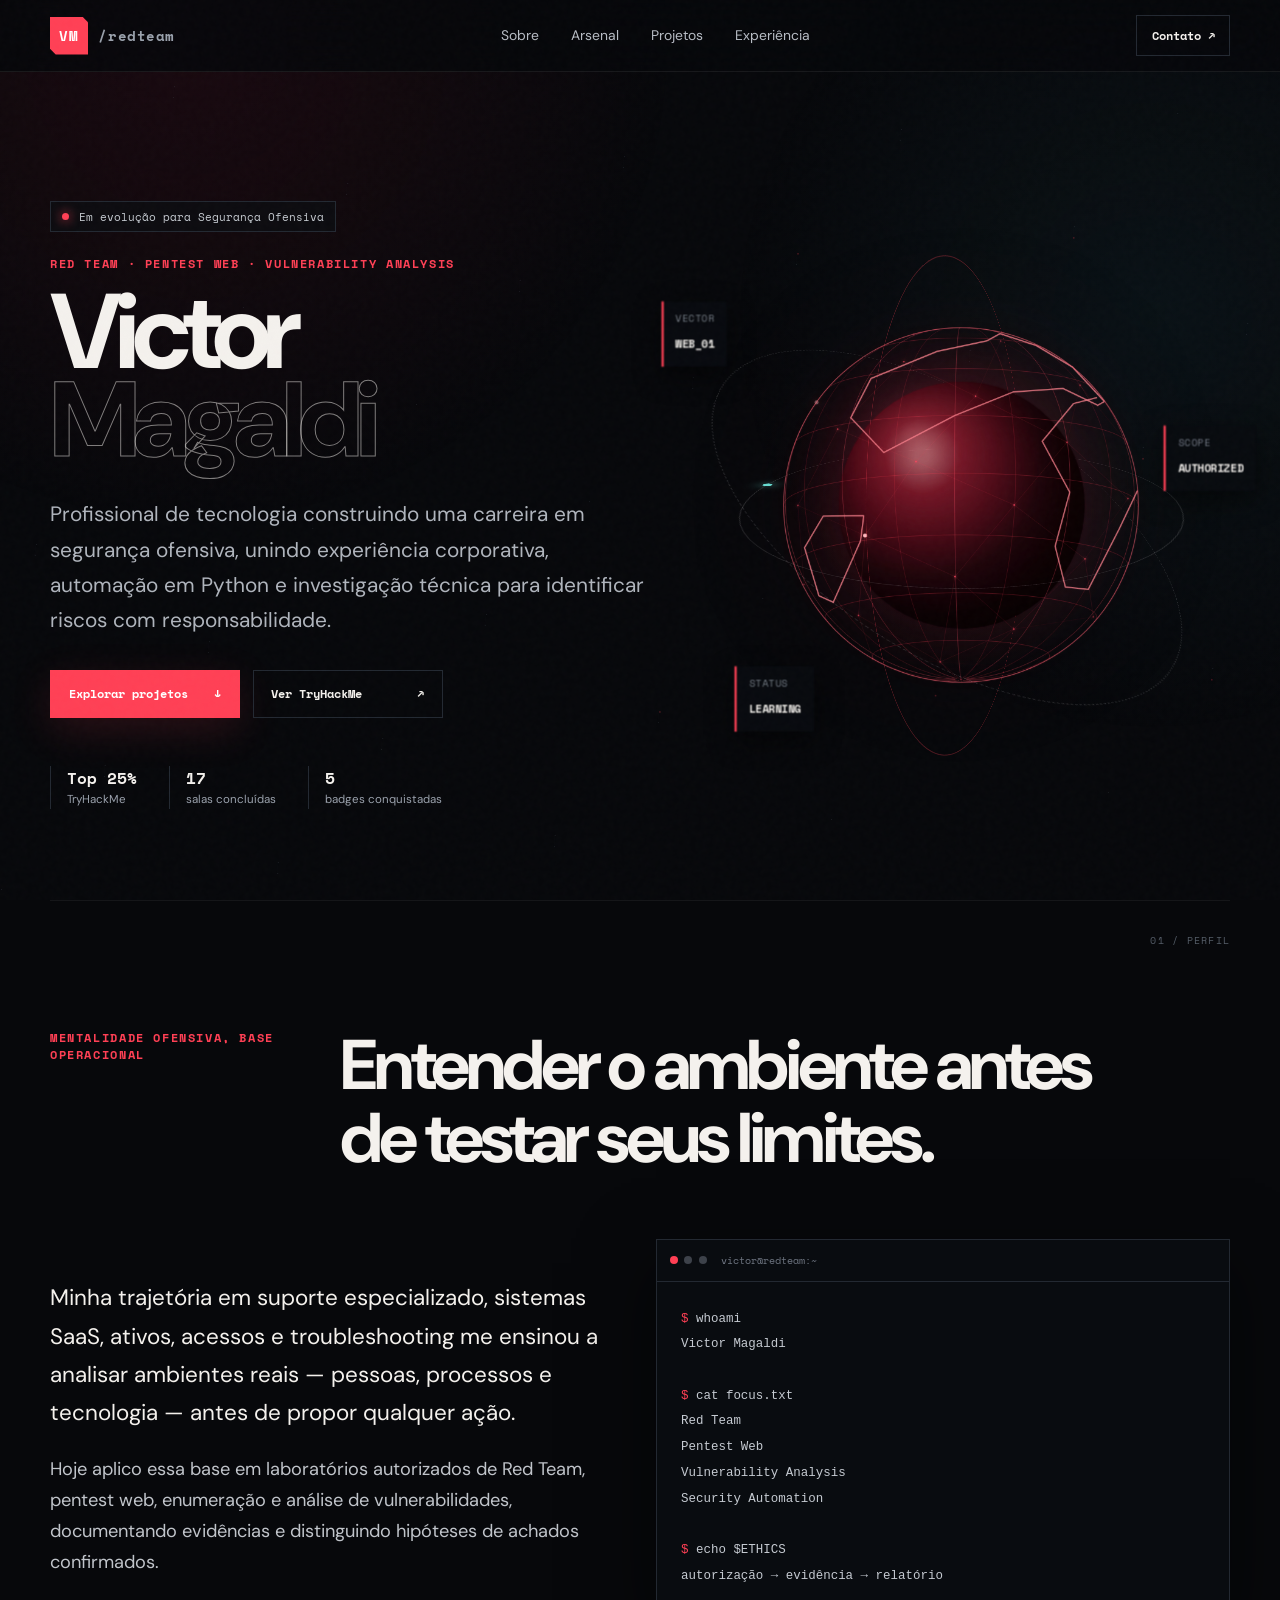
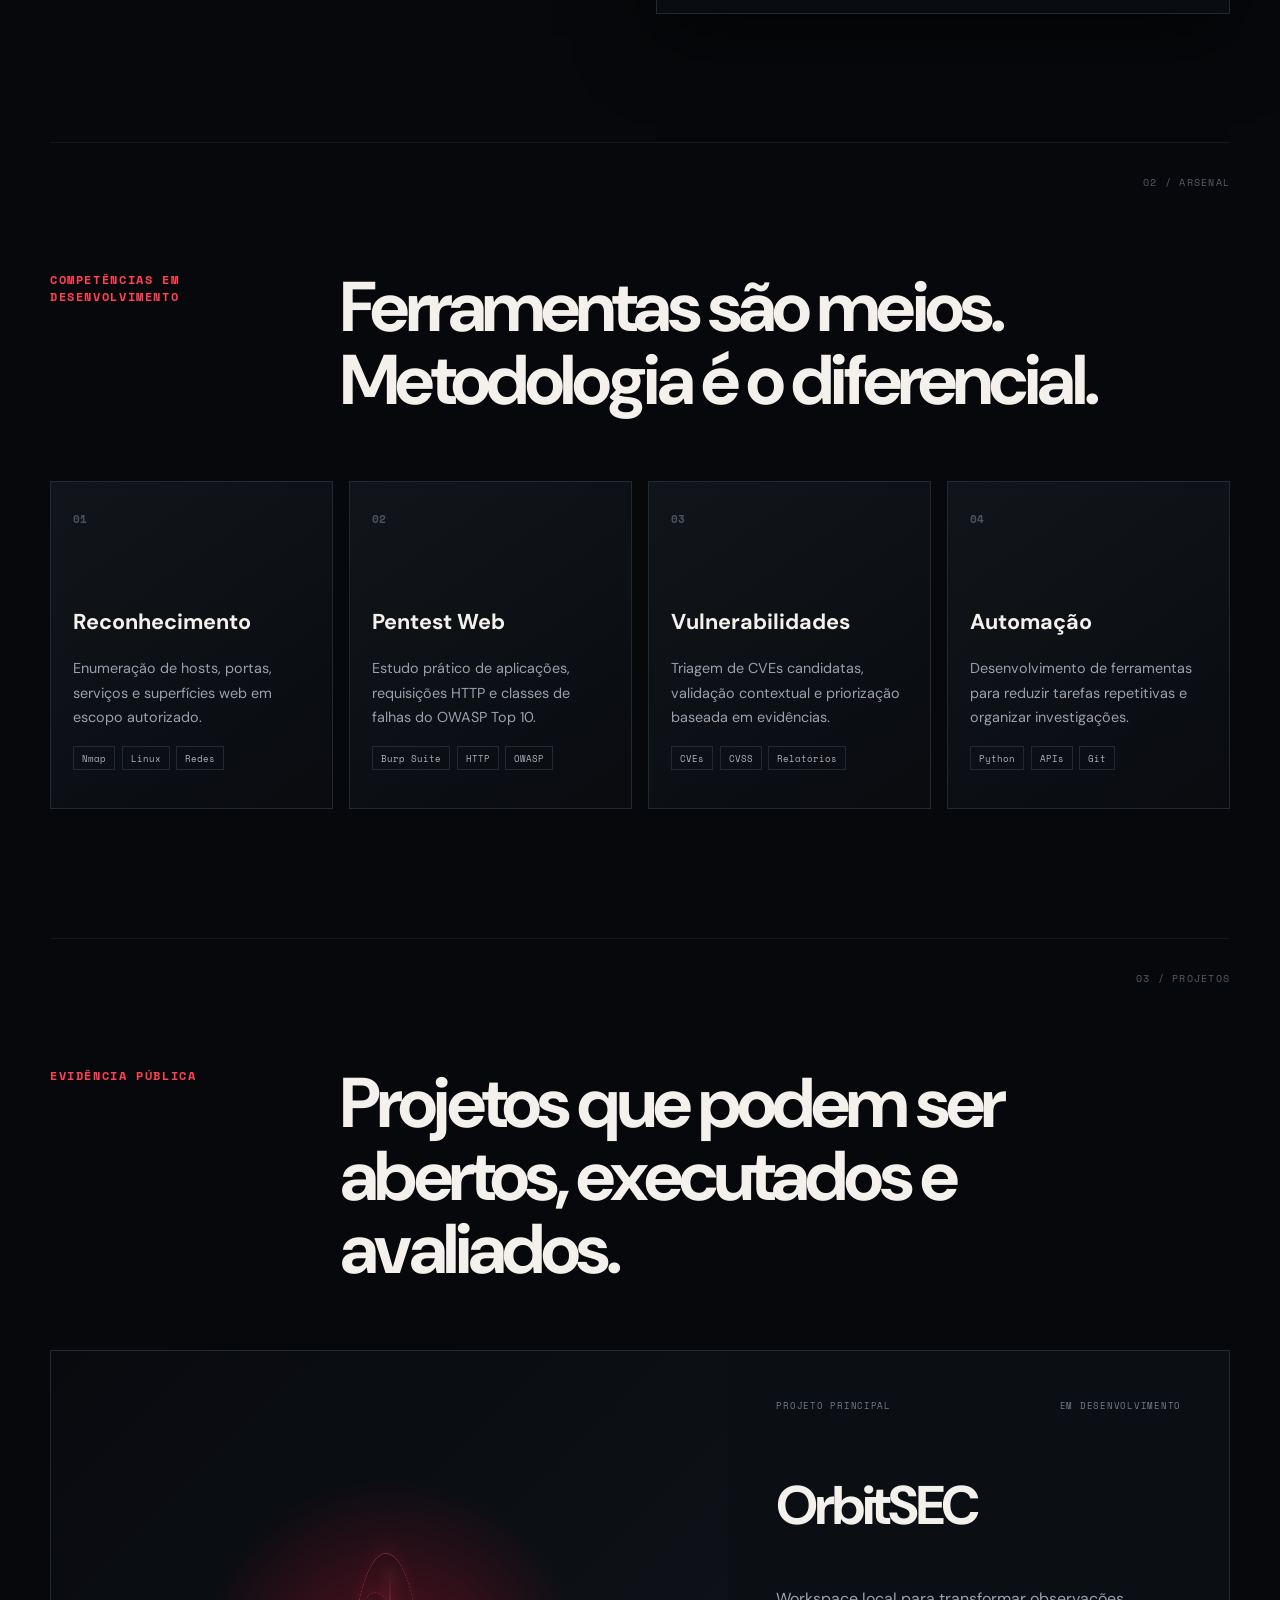
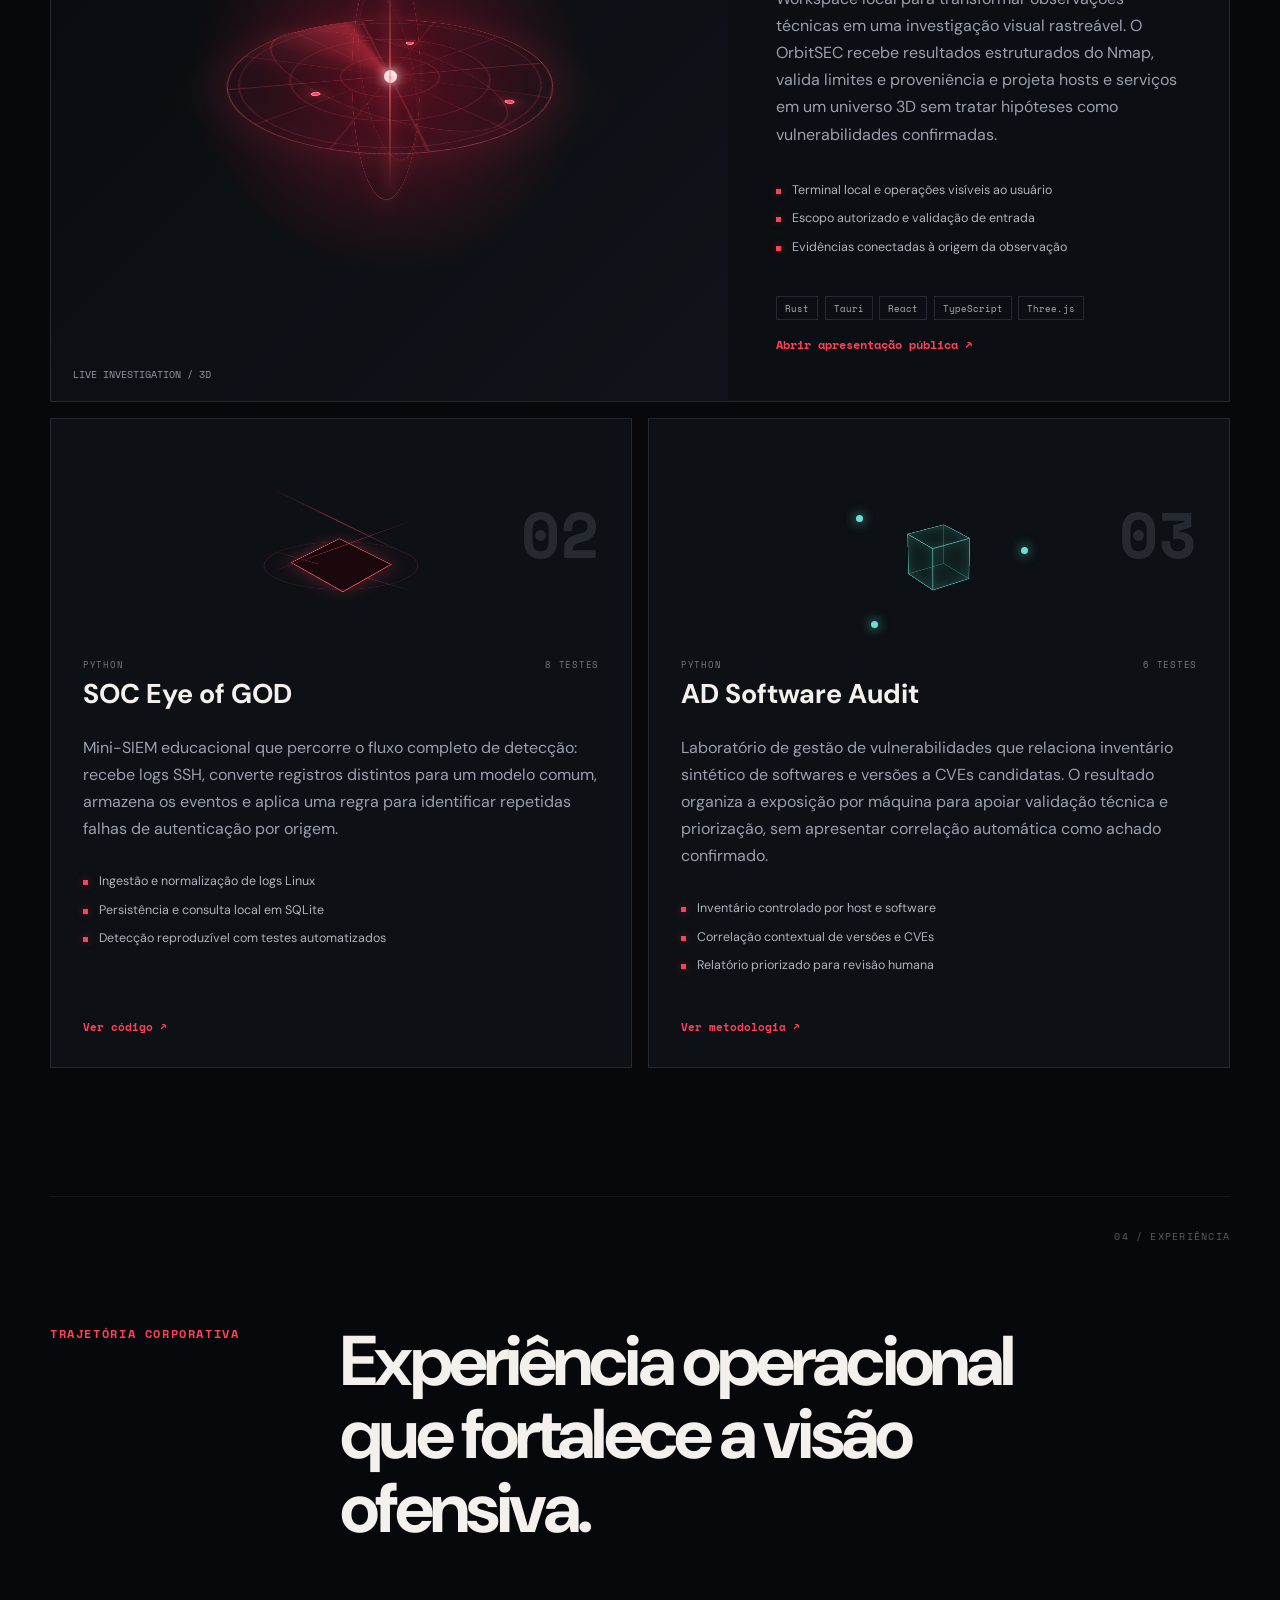
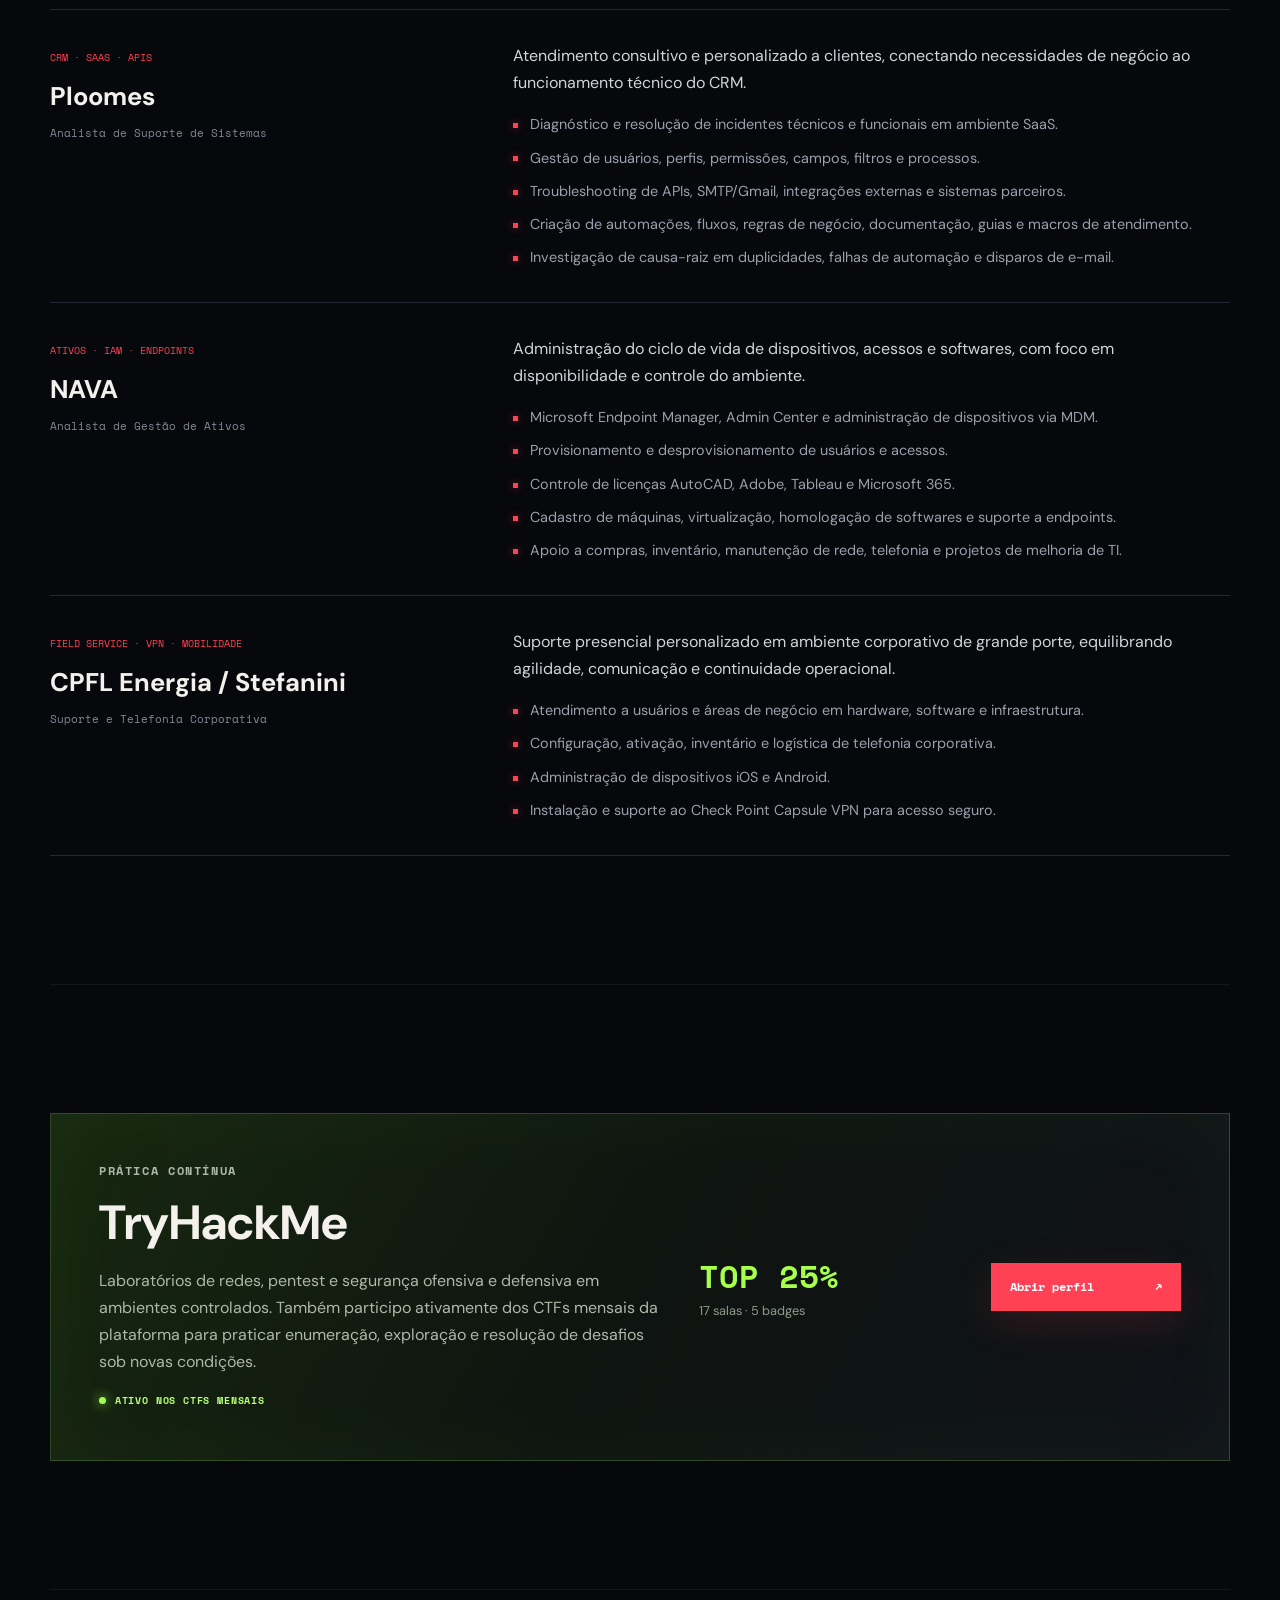
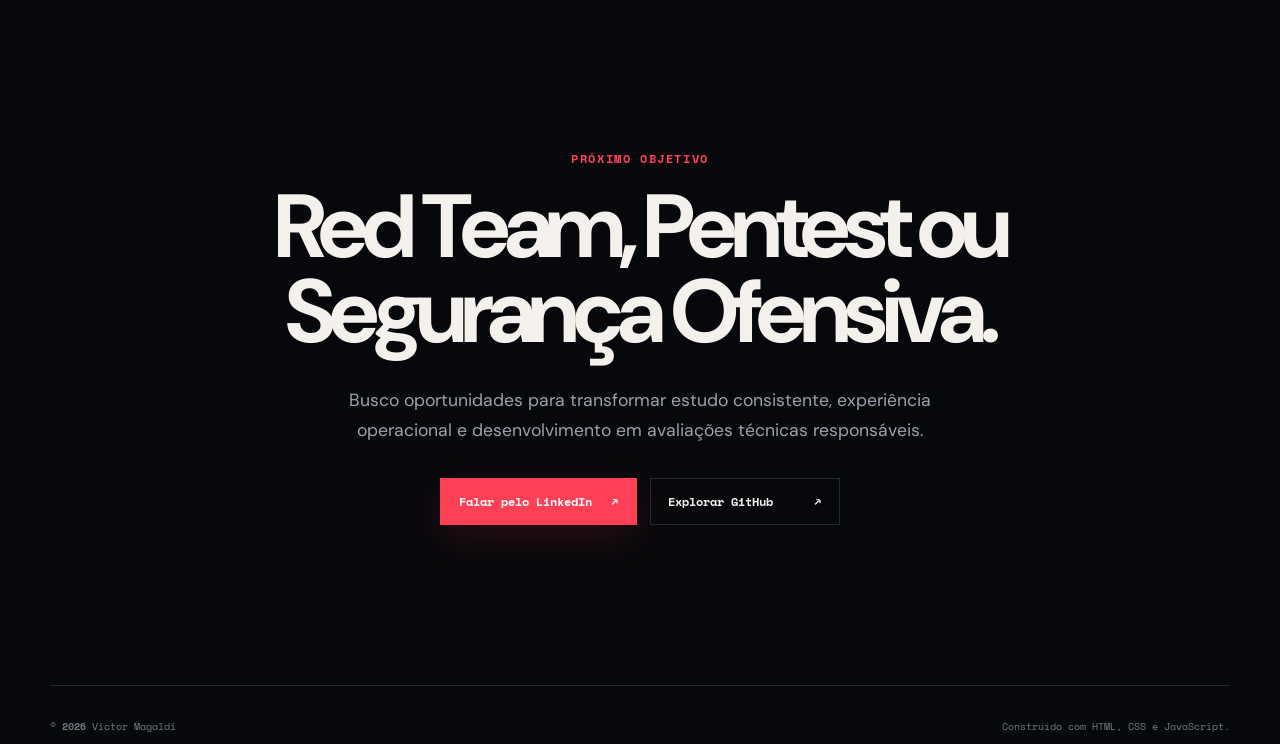
<file: index.html>
<!doctype html>
<html lang="pt-BR">
<head>
  <meta charset="utf-8">
  <meta name="viewport" content="width=device-width, initial-scale=1">
  <meta name="description" content="Portfólio de Victor Magaldi: Red Team, pentest web, análise de vulnerabilidades, Python e experiência em tecnologia corporativa.">
  <meta name="theme-color" content="#07080b">
  <title>Victor Magaldi | Red Team & Cybersecurity</title>
  <script>document.documentElement.classList.add('js')</script>
  <link rel="stylesheet" href="style.css?v=20260819-1">
</head>
<body>
  <canvas id="network-canvas" aria-hidden="true"></canvas>
  <div class="noise" aria-hidden="true"></div>

  <header class="site-header">
    <a class="brand" href="#inicio" aria-label="Victor Magaldi — início">
      <span class="brand-mark">VM</span><span class="brand-path">/redteam</span>
    </a>
    <nav aria-label="Navegação principal">
      <a href="#sobre">Sobre</a>
      <a href="#arsenal">Arsenal</a>
      <a href="#projetos">Projetos</a>
      <a href="#experiencia">Experiência</a>
    </nav>
    <a class="header-cta" href="https://www.linkedin.com/in/victormmagaldi/" target="_blank" rel="noreferrer">Contato <span>↗</span></a>
  </header>

  <main id="inicio">
    <section class="hero shell">
      <div class="hero-copy reveal">
        <div class="availability"><i></i> Em evolução para Segurança Ofensiva</div>
        <p class="eyebrow">RED TEAM · PENTEST WEB · VULNERABILITY ANALYSIS</p>
        <h1>Victor<br><span>Magaldi</span></h1>
        <p class="lead">Profissional de tecnologia construindo uma carreira em segurança ofensiva, unindo experiência corporativa, automação em Python e investigação técnica para identificar riscos com responsabilidade.</p>
        <div class="actions">
          <a class="button primary" href="#projetos">Explorar projetos <span>↓</span></a>
          <a class="button ghost" href="https://tryhackme.com/p/victormmagaldi" target="_blank" rel="noreferrer">Ver TryHackMe <span>↗</span></a>
        </div>
        <ul class="hero-proof" aria-label="Evidências profissionais">
          <li><strong>Top 25%</strong><span>TryHackMe</span></li>
          <li><strong>17</strong><span>salas concluídas</span></li>
          <li><strong>5</strong><span>badges conquistadas</span></li>
        </ul>
      </div>

      <div class="hero-visual reveal" data-delay="1" aria-label="Visualização tridimensional decorativa de uma superfície de ataque">
        <div class="orbital-stage" data-parallax>
          <div class="orbit orbit-one"><i></i></div>
          <div class="orbit orbit-two"><i></i></div>
          <div class="orbit orbit-three"></div>
          <div class="globe-shell"><canvas id="globe-canvas" width="720" height="720" aria-hidden="true"></canvas></div>
          <div class="globe-core" aria-hidden="true"></div>
          <div class="telemetry t1"><small>VECTOR</small><b>WEB_01</b></div>
          <div class="telemetry t2"><small>SCOPE</small><b>AUTHORIZED</b></div>
          <div class="telemetry t3"><small>STATUS</small><b>LEARNING</b></div>
        </div>
      </div>
    </section>

    <section id="sobre" class="section shell">
      <div class="section-index">01 / PERFIL</div>
      <div class="section-heading reveal">
        <p class="eyebrow">MENTALIDADE OFENSIVA, BASE OPERACIONAL</p>
        <h2>Entender o ambiente antes de testar seus limites.</h2>
      </div>
      <div class="profile-grid">
        <article class="statement reveal">
          <p>Minha trajetória em suporte especializado, sistemas SaaS, ativos, acessos e troubleshooting me ensinou a analisar ambientes reais — pessoas, processos e tecnologia — antes de propor qualquer ação.</p>
          <p>Hoje aplico essa base em laboratórios autorizados de Red Team, pentest web, enumeração e análise de vulnerabilidades, documentando evidências e distinguindo hipóteses de achados confirmados.</p>
        </article>
        <aside class="terminal-card tilt reveal" data-tilt>
          <div class="terminal-bar"><span></span><span></span><span></span><b>victor@redteam:~</b></div>
          <pre><code><span class="prompt">$</span> whoami
Victor Magaldi

<span class="prompt">$</span> cat focus.txt
Red Team
Pentest Web
Vulnerability Analysis
Security Automation

<span class="prompt">$</span> echo $ETHICS
autorização → evidência → relatório</code></pre>
        </aside>
      </div>
    </section>

    <section id="arsenal" class="section shell">
      <div class="section-index">02 / ARSENAL</div>
      <div class="section-heading reveal">
        <p class="eyebrow">COMPETÊNCIAS EM DESENVOLVIMENTO</p>
        <h2>Ferramentas são meios. Metodologia é o diferencial.</h2>
      </div>
      <div class="capability-grid">
        <article class="capability tilt reveal" data-tilt><span>01</span><h3>Reconhecimento</h3><p>Enumeração de hosts, portas, serviços e superfícies web em escopo autorizado.</p><ul><li>Nmap</li><li>Linux</li><li>Redes</li></ul></article>
        <article class="capability tilt reveal" data-tilt><span>02</span><h3>Pentest Web</h3><p>Estudo prático de aplicações, requisições HTTP e classes de falhas do OWASP Top 10.</p><ul><li>Burp Suite</li><li>HTTP</li><li>OWASP</li></ul></article>
        <article class="capability tilt reveal" data-tilt><span>03</span><h3>Vulnerabilidades</h3><p>Triagem de CVEs candidatas, validação contextual e priorização baseada em evidências.</p><ul><li>CVEs</li><li>CVSS</li><li>Relatórios</li></ul></article>
        <article class="capability tilt reveal" data-tilt><span>04</span><h3>Automação</h3><p>Desenvolvimento de ferramentas para reduzir tarefas repetitivas e organizar investigações.</p><ul><li>Python</li><li>APIs</li><li>Git</li></ul></article>
      </div>
    </section>

    <section id="projetos" class="section shell projects-section">
      <div class="section-index">03 / PROJETOS</div>
      <div class="section-heading reveal">
        <p class="eyebrow">EVIDÊNCIA PÚBLICA</p>
        <h2>Projetos que podem ser abertos, executados e avaliados.</h2>
      </div>

      <article class="featured-project reveal">
        <div class="project-visual orbitsec-visual" aria-hidden="true">
          <div class="radar-scene">
            <div class="radar-platform"><div class="radar-grid"></div><div class="radar-sweep"></div><i class="radar-blip b1"></i><i class="radar-blip b2"></i><i class="radar-blip b3"></i></div>
            <div class="radar-ring ring-a"></div><div class="radar-ring ring-b"></div><div class="radar-ring ring-c"></div>
            <div class="radar-axis"></div><span class="radar-core"></span>
          </div>
          <div class="visual-label">LIVE INVESTIGATION / 3D</div>
        </div>
        <div class="project-content">
          <div class="project-meta"><span>PROJETO PRINCIPAL</span><span>EM DESENVOLVIMENTO</span></div>
          <h3>OrbitSEC</h3>
          <p>Workspace local para transformar observações técnicas em uma investigação visual rastreável. O OrbitSEC recebe resultados estruturados do Nmap, valida limites e proveniência e projeta hosts e serviços em um universo 3D sem tratar hipóteses como vulnerabilidades confirmadas.</p>
          <ul class="project-outcomes"><li>Terminal local e operações visíveis ao usuário</li><li>Escopo autorizado e validação de entrada</li><li>Evidências conectadas à origem da observação</li></ul>
          <ul class="stack"><li>Rust</li><li>Tauri</li><li>React</li><li>TypeScript</li><li>Three.js</li></ul>
          <a class="project-link" href="https://github.com/victordmmdev/OrbitSec-Showcase" target="_blank" rel="noreferrer">Abrir apresentação pública <span>↗</span></a>
        </div>
      </article>

      <div class="project-grid">
        <article class="project-card tilt reveal" data-tilt>
          <div class="project-mini siem-visual" aria-hidden="true"><div class="siem-core"></div><i></i><i></i><i></i><span></span></div>
          <div class="project-number">02</div><div class="project-meta"><span>PYTHON</span><span>8 TESTES</span></div>
          <h3>SOC Eye of GOD</h3><p>Mini-SIEM educacional que percorre o fluxo completo de detecção: recebe logs SSH, converte registros distintos para um modelo comum, armazena os eventos e aplica uma regra para identificar repetidas falhas de autenticação por origem.</p>
          <ul class="project-outcomes"><li>Ingestão e normalização de logs Linux</li><li>Persistência e consulta local em SQLite</li><li>Detecção reproduzível com testes automatizados</li></ul>
          <a href="https://github.com/victordmmdev/soc-eye-of-god-project" target="_blank" rel="noreferrer">Ver código <span>↗</span></a>
        </article>
        <article class="project-card tilt reveal" data-tilt>
          <div class="project-mini audit-visual" aria-hidden="true"><div class="audit-cube"><i></i><i></i><i></i><i></i><i></i><i></i></div><span></span><span></span><span></span></div>
          <div class="project-number">03</div><div class="project-meta"><span>PYTHON</span><span>6 TESTES</span></div>
          <h3>AD Software Audit</h3><p>Laboratório de gestão de vulnerabilidades que relaciona inventário sintético de softwares e versões a CVEs candidatas. O resultado organiza a exposição por máquina para apoiar validação técnica e priorização, sem apresentar correlação automática como achado confirmado.</p>
          <ul class="project-outcomes"><li>Inventário controlado por host e software</li><li>Correlação contextual de versões e CVEs</li><li>Relatório priorizado para revisão humana</li></ul>
          <a href="https://github.com/victordmmdev/AD-Software-Audit" target="_blank" rel="noreferrer">Ver metodologia <span>↗</span></a>
        </article>
      </div>
    </section>

    <section id="experiencia" class="section shell">
      <div class="section-index">04 / EXPERIÊNCIA</div>
      <div class="section-heading reveal"><p class="eyebrow">TRAJETÓRIA CORPORATIVA</p><h2>Experiência operacional que fortalece a visão ofensiva.</h2></div>
      <div class="timeline">
        <article class="reveal"><div><span>CRM · SAAS · APIS</span><h3>Ploomes</h3><small>Analista de Suporte de Sistemas</small></div><div class="experience-detail"><p>Atendimento consultivo e personalizado a clientes, conectando necessidades de negócio ao funcionamento técnico do CRM.</p><ul><li>Diagnóstico e resolução de incidentes técnicos e funcionais em ambiente SaaS.</li><li>Gestão de usuários, perfis, permissões, campos, filtros e processos.</li><li>Troubleshooting de APIs, SMTP/Gmail, integrações externas e sistemas parceiros.</li><li>Criação de automações, fluxos, regras de negócio, documentação, guias e macros de atendimento.</li><li>Investigação de causa-raiz em duplicidades, falhas de automação e disparos de e-mail.</li></ul></div></article>
        <article class="reveal"><div><span>ATIVOS · IAM · ENDPOINTS</span><h3>NAVA</h3><small>Analista de Gestão de Ativos</small></div><div class="experience-detail"><p>Administração do ciclo de vida de dispositivos, acessos e softwares, com foco em disponibilidade e controle do ambiente.</p><ul><li>Microsoft Endpoint Manager, Admin Center e administração de dispositivos via MDM.</li><li>Provisionamento e desprovisionamento de usuários e acessos.</li><li>Controle de licenças AutoCAD, Adobe, Tableau e Microsoft 365.</li><li>Cadastro de máquinas, virtualização, homologação de softwares e suporte a endpoints.</li><li>Apoio a compras, inventário, manutenção de rede, telefonia e projetos de melhoria de TI.</li></ul></div></article>
        <article class="reveal"><div><span>FIELD SERVICE · VPN · MOBILIDADE</span><h3>CPFL Energia / Stefanini</h3><small>Suporte e Telefonia Corporativa</small></div><div class="experience-detail"><p>Suporte presencial personalizado em ambiente corporativo de grande porte, equilibrando agilidade, comunicação e continuidade operacional.</p><ul><li>Atendimento a usuários e áreas de negócio em hardware, software e infraestrutura.</li><li>Configuração, ativação, inventário e logística de telefonia corporativa.</li><li>Administração de dispositivos iOS e Android.</li><li>Instalação e suporte ao Check Point Capsule VPN para acesso seguro.</li></ul></div></article>
      </div>
    </section>

    <section class="section shell thm-section">
      <div class="thm-card reveal">
        <div><p class="eyebrow">PRÁTICA CONTÍNUA</p><h2>TryHackMe</h2><p>Laboratórios de redes, pentest e segurança ofensiva e defensiva em ambientes controlados. Também participo ativamente dos CTFs mensais da plataforma para praticar enumeração, exploração e resolução de desafios sob novas condições.</p><span class="ctf-live"><i></i> ATIVO NOS CTFS MENSAIS</span></div>
        <div class="thm-rank"><strong>TOP 25%</strong><span>17 salas · 5 badges</span></div>
        <a class="button primary" href="https://tryhackme.com/p/victormmagaldi" target="_blank" rel="noreferrer">Abrir perfil <span>↗</span></a>
      </div>
    </section>

    <section id="contato" class="section contact shell reveal">
      <p class="eyebrow">PRÓXIMO OBJETIVO</p>
      <h2>Red Team, Pentest ou Segurança Ofensiva.</h2>
      <p>Busco oportunidades para transformar estudo consistente, experiência operacional e desenvolvimento em avaliações técnicas responsáveis.</p>
      <div class="actions"><a class="button primary" href="https://www.linkedin.com/in/victormmagaldi/" target="_blank" rel="noreferrer">Falar pelo LinkedIn <span>↗</span></a><a class="button ghost" href="https://github.com/victordmmdev" target="_blank" rel="noreferrer">Explorar GitHub <span>↗</span></a></div>
    </section>
  </main>

  <footer class="shell"><span>© <b id="year"></b> Victor Magaldi</span><span>Construído com HTML, CSS e JavaScript.</span></footer>
  <script src="script.js?v=20260819-1"></script>
</body>
</html>
</file>
<file: style.css>
@import url('https://fonts.googleapis.com/css2?family=DM+Sans:wght@400;500;600;700&family=Space+Mono:wght@400;700&display=swap');
.globe-shell{position:absolute;inset:10%;z-index:2;border-radius:50%;overflow:hidden;filter:drop-shadow(0 0 28px #ff304855) drop-shadow(0 0 70px #8e0b2533);transform:translateZ(55px)}#globe-canvas{display:block;width:100%;height:100%}.globe-core{position:absolute;inset:27%;z-index:1;border-radius:50%;background:radial-gradient(circle at 34% 30%,#ff9aa388 0 3%,#5a0a19 16%,#12070b 52%,#020305 76%);box-shadow:inset -28px -20px 55px #000,0 0 70px #ff405522;transform:translateZ(30px)}.project-mini{position:absolute;right:4.8rem;top:2.6rem;width:128px;height:112px;perspective:650px;pointer-events:none}.siem-visual{transform-style:preserve-3d;animation:mini-float 5s ease-in-out infinite}.siem-core{position:absolute;inset:31px 40px;border:1px solid #ff5065;background:#1a080d;box-shadow:0 0 22px #ff405555;transform:rotateX(58deg) rotateZ(45deg)}.siem-visual i{position:absolute;left:15px;right:15px;height:1px;top:31px;background:linear-gradient(90deg,transparent,#ff405599,transparent);transform:rotateZ(26deg)}.siem-visual i:nth-of-type(2){top:55px;transform:rotateZ(-20deg)}.siem-visual i:nth-of-type(3){top:79px;transform:rotateZ(16deg)}.siem-visual span{position:absolute;inset:12px 20px;border:1px solid #ff405533;border-radius:50%;transform:rotateX(68deg);animation:mini-spin 8s linear infinite}.audit-visual{transform-style:preserve-3d;animation:mini-float 5.5s ease-in-out infinite reverse}.audit-cube{position:absolute;left:43px;top:32px;width:45px;height:45px;transform-style:preserve-3d;transform:rotateX(-25deg) rotateY(35deg);animation:cube-turn 9s linear infinite}.audit-cube i{position:absolute;inset:0;border:1px solid #68e0d599;background:#10201f88;box-shadow:inset 0 0 18px #68e0d522}.audit-cube i:nth-child(1){transform:translateZ(22px)}.audit-cube i:nth-child(2){transform:rotateY(90deg) translateZ(22px)}.audit-cube i:nth-child(3){transform:rotateX(90deg) translateZ(22px)}.audit-cube i:nth-child(4){transform:translateZ(-22px)}.audit-visual>span{position:absolute;width:7px;height:7px;border-radius:50%;background:#68e0d5;box-shadow:0 0 12px #68e0d5}.audit-visual>span:nth-of-type(1){left:12px;top:24px}.audit-visual>span:nth-of-type(2){right:6px;top:56px}.audit-visual>span:nth-of-type(3){left:27px;bottom:8px}.experience-detail p{margin-bottom:1rem!important;color:#d1d4d9!important}.experience-detail ul{display:grid;gap:.55rem;margin:0;padding:0;list-style:none}.experience-detail li{position:relative;padding-left:1.1rem;color:var(--muted);font-size:.9rem}.experience-detail li::before{content:"";position:absolute;left:0;top:.75em;width:5px;height:5px;background:var(--red);box-shadow:0 0 8px #ff405577}.timeline small{display:block;color:#818995;font:.66rem var(--mono)}@keyframes mini-float{50%{transform:translateY(-8px) rotateY(5deg)}}@keyframes mini-spin{to{transform:rotateX(68deg) rotateZ(360deg)}}@keyframes cube-turn{to{transform:rotateX(335deg) rotateY(395deg)}}
.project-grid .project-card{min-height:390px}.project-grid .project-mini{left:1.7rem;right:auto;top:4.5rem}.project-grid .project-number{top:5rem}.project-grid .project-card h3{margin-top:9.5rem}@media(prefers-reduced-motion:reduce){.project-mini,.project-mini span,.audit-cube{animation:none!important}}
.project-grid .project-card{display:flex;flex-direction:column;min-height:470px;overflow:hidden}.project-grid .project-mini{position:relative;inset:auto;width:190px;height:145px;margin:2.5rem auto 1.4rem;overflow:visible;flex:0 0 auto;will-change:transform}.project-grid .project-number{top:4.2rem;opacity:.72}.project-grid .project-card h3{margin:0 0 1rem}.project-grid .project-card p{margin:0 0 4rem}.project-grid .siem-core{inset:38px 58px}.project-grid .siem-visual i{left:18px;right:18px}.project-grid .siem-visual span{inset:9px 18px}.project-grid .audit-cube{left:72px;top:43px}.audit-cube i:nth-child(5){transform:rotateY(90deg) translateZ(-22px)}.audit-cube i:nth-child(6){transform:rotateX(90deg) translateZ(-22px)}.audit-cube i{backface-visibility:visible}.project-mini,.audit-cube,.siem-visual span{transform-origin:center;backface-visibility:hidden}@media(max-width:620px){.project-grid .project-mini{width:170px;height:130px;margin-top:2rem}.project-grid .audit-cube{left:62px;top:37px}.project-grid .project-card{min-height:460px}}
.capability.tilt,.project-card.tilt,.terminal-card.tilt{will-change:transform;transition:transform .16s ease-out,border-color .25s,box-shadow .25s}

/* JavaScript-enabled entrance effects. The extra specificity avoids older
   fallback rules overriding the animation in Chromium. */
.js .reveal{opacity:0;transform:translateY(28px)}
.js .reveal.visible{opacity:1;transform:translateY(0)}
@media(prefers-reduced-motion:reduce){.js .reveal{opacity:1;transform:none}}
.radar-scene{position:absolute;left:50%;top:50%;width:390px;height:390px;transform:translate(-50%,-50%);transform-style:preserve-3d;perspective:900px;animation:radar-float 6s ease-in-out infinite}.radar-platform{position:absolute;inset:34px;border:1px solid #ff536688;border-radius:50%;transform:rotateX(66deg) rotateZ(-12deg);transform-style:preserve-3d;background:radial-gradient(circle,#ff40550d 0 10%,transparent 11% 100%),repeating-radial-gradient(circle,transparent 0 48px,#ff405533 49px 50px),repeating-conic-gradient(from 0deg,#ff405522 0 1deg,transparent 1deg 30deg);box-shadow:0 0 65px #ff405522,inset 0 0 60px #ff405511}.radar-grid{position:absolute;inset:0;border-radius:50%;background:linear-gradient(90deg,transparent 49.7%,#ff536644 50%,transparent 50.3%),linear-gradient(transparent 49.7%,#ff536644 50%,transparent 50.3%)}.radar-sweep{position:absolute;inset:0;border-radius:50%;background:conic-gradient(from 0deg,transparent 0 80%,#ff405512 87%,#ff405566 98%,transparent);animation:radar-sweep 4.2s linear infinite;will-change:transform}.radar-ring{position:absolute;left:50%;top:50%;width:245px;height:245px;margin:-122px;border:1px solid #ff536650;border-radius:50%;transform-style:preserve-3d;box-shadow:0 0 28px #ff405514}.ring-a{transform:rotateY(74deg) rotateZ(18deg)}.ring-b{transform:rotateX(72deg) rotateY(16deg)}.ring-c{width:170px;height:170px;margin:-85px;transform:rotateX(28deg) rotateY(70deg);border-style:dashed}.radar-axis{position:absolute;left:50%;top:22%;width:1px;height:56%;background:linear-gradient(transparent,#ff7382,transparent);box-shadow:0 0 12px #ff4055;transform:translateX(-50%) rotateX(-8deg) translateZ(45px)}.radar-core{position:absolute;left:50%;top:50%;width:13px;height:13px;margin:-6px;border-radius:50%;background:#fff1f2;box-shadow:0 0 12px #fff,0 0 34px #ff4055,0 0 70px #ff4055}.radar-blip{position:absolute;width:9px;height:9px;border:1px solid #ffd3d8;border-radius:50%;background:#ff4055;box-shadow:0 0 16px #ff4055;animation:radar-pulse 1.8s ease-out infinite}.radar-blip.b1{left:61%;top:23%}.radar-blip.b2{left:24%;top:57%;animation-delay:.55s}.radar-blip.b3{right:18%;bottom:23%;animation-delay:1.1s}.project-outcomes{display:grid;gap:.45rem;margin:1rem 0 1.4rem;padding:0;list-style:none}.project-outcomes li{position:relative;padding-left:1rem;color:#aeb4bc;font-size:.78rem}.project-outcomes li::before{content:"";position:absolute;left:0;top:.72em;width:5px;height:5px;background:var(--red);box-shadow:0 0 8px #ff405566}.project-grid .project-card{min-height:650px}.project-grid .project-card p{margin-bottom:.8rem}.ctf-live{display:inline-flex;align-items:center;gap:.55rem;margin-top:1.1rem;color:#b6ff76;font:700 .64rem var(--mono);letter-spacing:.08em}.ctf-live i{width:7px;height:7px;border-radius:50%;background:#9eff4c;box-shadow:0 0 12px #9eff4c;animation:pulse 1.8s infinite}@keyframes radar-sweep{to{transform:rotate(360deg)}}@keyframes radar-float{50%{transform:translate(-50%,-53%) rotateY(4deg)}}@keyframes radar-pulse{0%{transform:scale(.55);opacity:.45}55%{transform:scale(1.25);opacity:1}100%{transform:scale(2);opacity:0}}@media(max-width:620px){.radar-scene{width:300px;height:300px}.radar-platform{inset:28px}.radar-ring{width:190px;height:190px;margin:-95px}.ring-c{width:130px;height:130px;margin:-65px}.project-grid .project-card{min-height:680px}}@media(prefers-reduced-motion:reduce){.radar-scene,.radar-sweep,.radar-blip,.ctf-live i{animation:none!important}}
@media(max-width:620px){.header-cta{display:none}.hero{display:block!important;min-width:0}.hero-copy{width:100%;min-width:0;overflow:hidden}.hero .lead{max-width:100%;font-size:1rem}.hero .actions{display:grid;grid-template-columns:1fr;width:100%}.hero .button{width:100%;min-width:0}.hero .eyebrow{font-size:.62rem;overflow-wrap:anywhere}.hero-proof{display:grid!important;grid-template-columns:repeat(3,minmax(0,1fr));width:100%}.hero-proof li{min-width:0}.hero-proof strong,.hero-proof span{overflow-wrap:anywhere}.hero-visual{width:100%;overflow:hidden}}
@media(max-width:620px){.project-mini{right:1rem;top:2.8rem;transform:scale(.72)}.timeline article{grid-template-columns:1fr!important}.experience-detail li{font-size:.84rem}}

/* Keep the portfolio's visual identity animated even when Chromium inherits
   Windows' reduced-motion preference. Entrance transitions remain harmless,
   while the decorative scenes continue to communicate depth and activity. */
@media(prefers-reduced-motion:reduce){
  html{scroll-behavior:smooth}
  .reveal{transition:opacity .7s ease,transform .7s ease}
  .availability i{animation:pulse 2s infinite}
  .orb-scan{animation:scan 4s ease-in-out infinite alternate}
  .orbit-three{animation:spin 16s linear infinite reverse}
  .radar i:nth-child(2){animation:spin 5s linear infinite}
  .project-mini,.siem-visual{animation:mini-float 5s ease-in-out infinite}
  .audit-visual{animation:mini-float 5.5s ease-in-out infinite reverse}
  .project-mini span,.siem-visual span{animation:mini-spin 8s linear infinite!important}
  .audit-cube{animation:cube-turn 9s linear infinite!important}
  .radar-scene{animation:radar-float 6s ease-in-out infinite!important}
  .radar-sweep{animation:radar-sweep 4.2s linear infinite!important}
  .radar-blip{animation:radar-pulse 1.8s ease-out infinite!important}
  .radar-blip.b2{animation-delay:.55s!important}
  .radar-blip.b3{animation-delay:1.1s!important}
  .ctf-live i{animation:pulse 1.8s infinite!important}
}
:root{--bg:#07080b;--panel:#0d1015;--panel-2:#11151b;--line:#232932;--line-hot:#ff4d5f66;--text:#f4f1ed;--muted:#9aa1ac;--red:#ff4055;--red-2:#a9102f;--cyan:#68e0d5;--max:1180px;--mono:"Space Mono",monospace;--sans:"DM Sans",system-ui,sans-serif}*{box-sizing:border-box}html{scroll-behavior:smooth}body{margin:0;background:var(--bg);color:var(--text);font:16px/1.7 var(--sans);overflow-x:hidden}body::before{content:"";position:fixed;inset:0;pointer-events:none;background:radial-gradient(circle at 15% 5%,#68112332 0,transparent 30rem),radial-gradient(circle at 90% 35%,#183d4630 0,transparent 26rem);z-index:-2}#network-canvas{position:fixed;inset:0;width:100%;height:100%;opacity:.24;pointer-events:none;z-index:-1}.noise{position:fixed;inset:0;pointer-events:none;z-index:20;opacity:.025;background-image:url("data:image/svg+xml,%3Csvg viewBox='0 0 180 180' xmlns='http://www.w3.org/2000/svg'%3E%3Cfilter id='n'%3E%3CfeTurbulence type='fractalNoise' baseFrequency='.85' numOctaves='3' stitchTiles='stitch'/%3E%3C/filter%3E%3Crect width='100%25' height='100%25' filter='url(%23n)' opacity='.8'/%3E%3C/svg%3E")}.shell{width:min(calc(100% - 2.5rem),var(--max));margin-inline:auto}.site-header{position:fixed;top:0;left:0;right:0;z-index:15;height:72px;display:flex;align-items:center;justify-content:space-between;padding-inline:max(1.25rem,calc((100% - var(--max))/2));border-bottom:1px solid #ffffff12;background:#07080bd9;backdrop-filter:blur(18px)}a{color:inherit;text-decoration:none}.brand{display:flex;align-items:center;font:700 .9rem var(--mono);letter-spacing:.04em}.brand-mark{display:grid;place-items:center;width:38px;height:38px;background:var(--red);color:#fff;clip-path:polygon(0 0,85% 0,100% 15%,100% 100%,15% 100%,0 85%)}.brand-path{color:var(--muted);margin-left:.65rem}.site-header nav{display:flex;gap:2rem}.site-header nav a{position:relative;color:#b8bdc5;font-size:.87rem}.site-header nav a::after{content:"";position:absolute;left:0;right:100%;bottom:-.45rem;height:1px;background:var(--red);transition:right .25s}.site-header nav a:hover::after{right:0}.header-cta{font:700 .72rem var(--mono);border:1px solid var(--line);padding:.7rem .9rem}.header-cta:hover{border-color:var(--red);color:var(--red)}.hero{min-height:100vh;padding-top:110px;display:grid;grid-template-columns:1.05fr .95fr;align-items:center;gap:3rem}.availability{display:inline-flex;align-items:center;gap:.6rem;margin-bottom:1.4rem;padding:.42rem .7rem;border:1px solid var(--line);background:#0c0f13b8;color:#c6cbd1;font:400 .69rem var(--mono)}.availability i{width:7px;height:7px;background:var(--red);border-radius:50%;box-shadow:0 0 12px var(--red);animation:pulse 2s infinite}.eyebrow{margin:0 0 1rem;color:var(--red);font:700 .72rem/1.5 var(--mono);letter-spacing:.14em}.hero h1{margin:0;font-size:clamp(4rem,8.3vw,7.4rem);line-height:.83;letter-spacing:-.075em}.hero h1 span{color:transparent;-webkit-text-stroke:1px #e6e2df88}.lead{max-width:660px;margin:2rem 0 0;color:#b0b5bd;font-size:clamp(1.05rem,2vw,1.3rem)}.actions{display:flex;flex-wrap:wrap;gap:.8rem;margin-top:2rem}.button{display:inline-flex;align-items:center;justify-content:space-between;gap:1.2rem;min-width:190px;padding:.9rem 1.1rem;border:1px solid var(--line);font:700 .75rem var(--mono);transition:transform .2s,border-color .2s,background .2s}.button:hover{transform:translateY(-3px)}.button.primary{background:var(--red);border-color:var(--red);color:white;box-shadow:0 12px 40px #ff405525}.button.primary:hover{background:#ff5d6e}.button.ghost:hover{border-color:#ffffff60}.hero-proof{display:flex;gap:2rem;margin:3rem 0 0;padding:0;list-style:none}.hero-proof li{display:flex;flex-direction:column;border-left:1px solid var(--line);padding-left:1rem}.hero-proof strong{font:700 1rem var(--mono)}.hero-proof span{color:var(--muted);font-size:.72rem}.hero-visual{display:grid;place-items:center;min-height:650px;perspective:1100px}.orbital-stage{position:relative;width:min(42vw,520px);aspect-ratio:1;transform-style:preserve-3d;transition:transform .18s ease-out}.cyber-orb{position:absolute;inset:15%;border-radius:50%;overflow:hidden;background:radial-gradient(circle at 35% 32%,#ff7b8666 0 2%,#5b0b1a 8%,#12090e 38%,#050609 68%);box-shadow:inset -35px -20px 70px #000,0 0 80px #ff405522,0 0 0 1px #ff6a7755;transform:translateZ(55px)}.orb-grid{position:absolute;inset:-15%;border-radius:50%;background-image:linear-gradient(#ff536329 1px,transparent 1px),linear-gradient(90deg,#ff536329 1px,transparent 1px);background-size:28px 28px;transform:rotate(18deg) scale(1.2);mask-image:radial-gradient(circle,#000 55%,transparent 72%)}.orb-scan{position:absolute;inset:-30%;background:linear-gradient(transparent 43%,#ff405599 49%,transparent 54%);animation:scan 4.8s linear infinite}.orbit{position:absolute;inset:8%;border:1px solid #ffffff25;border-radius:50%;transform-style:preserve-3d}.orbit-one{transform:rotateX(72deg) rotateZ(18deg)}.orbit-two{inset:3%;border-color:#ff405544;transform:rotateY(72deg) rotateZ(-26deg)}.orbit-three{inset:0;transform:rotateX(58deg) rotateY(28deg);border-style:dashed;animation:spin 18s linear infinite}.orbit i{position:absolute;top:48%;left:-5px;width:10px;height:10px;border-radius:50%;background:var(--cyan);box-shadow:0 0 18px var(--cyan)}.orbit-two i{left:auto;right:-5px;background:var(--red);box-shadow:0 0 18px var(--red)}.orb-node{position:absolute;width:8px;height:8px;border:1px solid #ff8a95;background:#16060a;box-shadow:0 0 12px var(--red);border-radius:50%}.n1{top:28%;left:29%}.n2{top:44%;right:22%}.n3{bottom:24%;left:43%}.n4{top:61%;left:18%}.telemetry{position:absolute;padding:.55rem .7rem;background:#090b10e8;border-left:2px solid var(--red);box-shadow:0 8px 24px #0008;font-family:var(--mono);transform:translateZ(90px)}.telemetry small{display:block;color:#777f89;font-size:.55rem}.telemetry b{font-size:.65rem}.t1{top:14%;left:-3%}.t2{right:-2%;top:36%}.t3{left:10%;bottom:10%}.section{position:relative;padding-block:8rem;border-top:1px solid #ffffff0f}.section-index{position:absolute;top:2rem;right:0;color:#555d68;font:400 .64rem var(--mono);letter-spacing:.12em}.section-heading{display:grid;grid-template-columns:.45fr 1.55fr;gap:2rem;align-items:start;margin-bottom:4rem}.section-heading h2{max-width:780px;margin:0;font-size:clamp(2.3rem,5.5vw,4.6rem);line-height:1.04;letter-spacing:-.055em}.profile-grid{display:grid;grid-template-columns:1fr 1fr;gap:2rem;align-items:center}.statement{font-size:1.14rem;color:#c0c4ca}.statement p:first-child{font-size:1.4rem;color:var(--text)}.terminal-card{background:#090c10;border:1px solid var(--line);box-shadow:0 24px 70px #0008;transform-style:preserve-3d}.terminal-bar{display:flex;align-items:center;gap:.4rem;padding:.8rem;border-bottom:1px solid var(--line)}.terminal-bar span{width:8px;height:8px;border-radius:50%;background:#3d424a}.terminal-bar span:first-child{background:var(--red)}.terminal-bar b{margin-left:.5rem;color:#707783;font:400 .62rem var(--mono)}pre{margin:0;padding:1.5rem;overflow:auto;color:#c5cad1;font:400 .78rem/1.9 var(--mono)}.prompt{color:var(--red)}.capability-grid{display:grid;grid-template-columns:repeat(4,1fr);gap:1rem;perspective:1200px}.capability{position:relative;min-height:320px;padding:1.4rem;background:linear-gradient(145deg,#11151a,#090b0f);border:1px solid var(--line);transform-style:preserve-3d;transition:border-color .25s,box-shadow .25s}.capability:hover{border-color:var(--line-hot);box-shadow:0 25px 60px #0008}.capability>span{color:#4d535d;font:700 .7rem var(--mono)}.capability h3{margin:4.5rem 0 1rem;font-size:1.35rem}.capability p{color:var(--muted);font-size:.9rem}.capability ul,.stack{display:flex;flex-wrap:wrap;gap:.4rem;padding:0;list-style:none}.capability li,.stack li{padding:.25rem .5rem;border:1px solid var(--line);color:#aeb3bb;font:400 .59rem var(--mono)}.featured-project{display:grid;grid-template-columns:1.15fr .85fr;min-height:520px;border:1px solid var(--line);background:#0b0e12;overflow:hidden}.project-visual{position:relative;min-height:500px;background:radial-gradient(circle,#5b1020 0,transparent 42%),linear-gradient(135deg,#080a0e,#10141a);overflow:hidden}.radar{position:absolute;width:350px;aspect-ratio:1;left:50%;top:50%;transform:translate(-50%,-50%) rotateX(62deg) rotateZ(15deg);border:1px solid #ff405555;border-radius:50%;box-shadow:0 0 80px #ff405522}.radar::before,.radar::after,.radar i{content:"";position:absolute;inset:16%;border:1px solid #ff405533;border-radius:50%}.radar::after{inset:32%}.radar i:nth-child(1){inset:48%}.radar i:nth-child(2){inset:0;border:0;background:conic-gradient(from 0deg,transparent 0 78%,#ff405544 94%,transparent);animation:spin 5s linear infinite}.radar span{position:absolute;width:10px;height:10px;top:28%;left:61%;background:var(--cyan);border-radius:50%;box-shadow:0 0 20px var(--cyan)}.visual-label{position:absolute;left:1.4rem;bottom:1.2rem;color:#9299a3;font:400 .62rem var(--mono)}.project-content{display:flex;flex-direction:column;padding:3rem}.project-meta{display:flex;justify-content:space-between;gap:1rem;color:#737b85;font:400 .58rem var(--mono);letter-spacing:.08em}.project-content h3{margin:3rem 0 1rem;font-size:3.4rem;letter-spacing:-.06em}.project-content p,.project-card p{color:var(--muted)}.project-link{margin-top:auto;color:var(--red);font:700 .72rem var(--mono)}.project-grid{display:grid;grid-template-columns:1fr 1fr;gap:1rem;margin-top:1rem;perspective:1200px}.project-card{position:relative;min-height:320px;padding:2rem;background:var(--panel);border:1px solid var(--line);transform-style:preserve-3d}.project-card h3{margin:4rem 0 1rem;font-size:1.7rem}.project-card a{position:absolute;bottom:2rem;color:var(--red);font:700 .7rem var(--mono)}.project-number{position:absolute;right:2rem;top:3.2rem;color:#2f343c;font:700 4rem var(--mono)}.timeline{border-top:1px solid var(--line)}.timeline article{display:grid;grid-template-columns:.75fr 1.25fr;gap:2rem;padding:2rem 0;border-bottom:1px solid var(--line)}.timeline span{color:var(--red);font:400 .6rem var(--mono)}.timeline h3{margin:.4rem 0;font-size:1.6rem}.timeline p{margin:0;color:var(--muted);max-width:680px}.thm-card{display:grid;grid-template-columns:1.2fr .55fr auto;align-items:center;gap:2rem;padding:3rem;background:linear-gradient(120deg,#172810,#0e1410 50%,#101319);border:1px solid #6ea84b55;box-shadow:inset 0 0 80px #76c4420c}.thm-card h2{margin:.2rem 0;font-size:3rem}.thm-card p{margin:0;color:#aeb8aa}.thm-rank{display:flex;flex-direction:column}.thm-rank strong{color:#a6ff4d;font:700 2rem var(--mono)}.thm-rank span{color:#8e998b;font-size:.8rem}.contact{text-align:center;padding-block:10rem}.contact h2{max-width:900px;margin:0 auto;font-size:clamp(3rem,7vw,6rem);line-height:.95;letter-spacing:-.07em}.contact>p:not(.eyebrow){max-width:680px;margin:2rem auto;color:var(--muted);font-size:1.1rem}.contact .actions{justify-content:center}footer{display:flex;justify-content:space-between;padding-block:2rem;border-top:1px solid var(--line);color:#737a84;font:400 .65rem var(--mono)}.reveal{opacity:0;transform:translateY(28px);transition:opacity .7s ease,transform .7s ease}.reveal.visible{opacity:1;transform:translateY(0)}[data-delay="1"]{transition-delay:.15s}@keyframes pulse{50%{opacity:.35;box-shadow:0 0 4px var(--red)}}@keyframes scan{from{transform:translateY(-45%)}to{transform:translateY(45%)}}@keyframes spin{to{transform:rotateX(58deg) rotateY(28deg) rotateZ(360deg)}}@media(max-width:980px){.site-header nav{display:none}.hero{grid-template-columns:1fr;padding-top:130px}.hero-visual{min-height:500px}.orbital-stage{width:min(85vw,500px)}.section-heading{grid-template-columns:1fr}.profile-grid,.featured-project{grid-template-columns:1fr}.capability-grid{grid-template-columns:1fr 1fr}.project-visual{min-height:420px}.thm-card{grid-template-columns:1fr 1fr}.thm-card .button{grid-column:1/-1}}@media(max-width:620px){.shell{width:min(calc(100% - 1.5rem),var(--max))}.site-header{height:64px}.header-cta{padding:.55rem .65rem}.hero h1{font-size:clamp(3.7rem,18vw,5.5rem)}.hero-proof{gap:.8rem}.hero-proof li{padding-left:.6rem}.hero-visual{min-height:390px}.section{padding-block:5rem}.capability-grid,.project-grid,.timeline article,.thm-card{grid-template-columns:1fr}.capability{min-height:280px}.featured-project{min-height:0}.project-content{padding:2rem}.project-content h3{font-size:2.7rem}.project-visual{min-height:340px}.timeline article{gap:.5rem}.thm-card{padding:2rem}.section-index{display:none}footer{flex-direction:column;gap:.5rem}.telemetry{display:none}}@media(prefers-reduced-motion:reduce){html{scroll-behavior:auto}.reveal{opacity:1;transform:none;transition:none}.availability i,.orb-scan,.orbit-three,.radar i:nth-child(2){animation:none}.orbital-stage{transition:none}}
</file>
